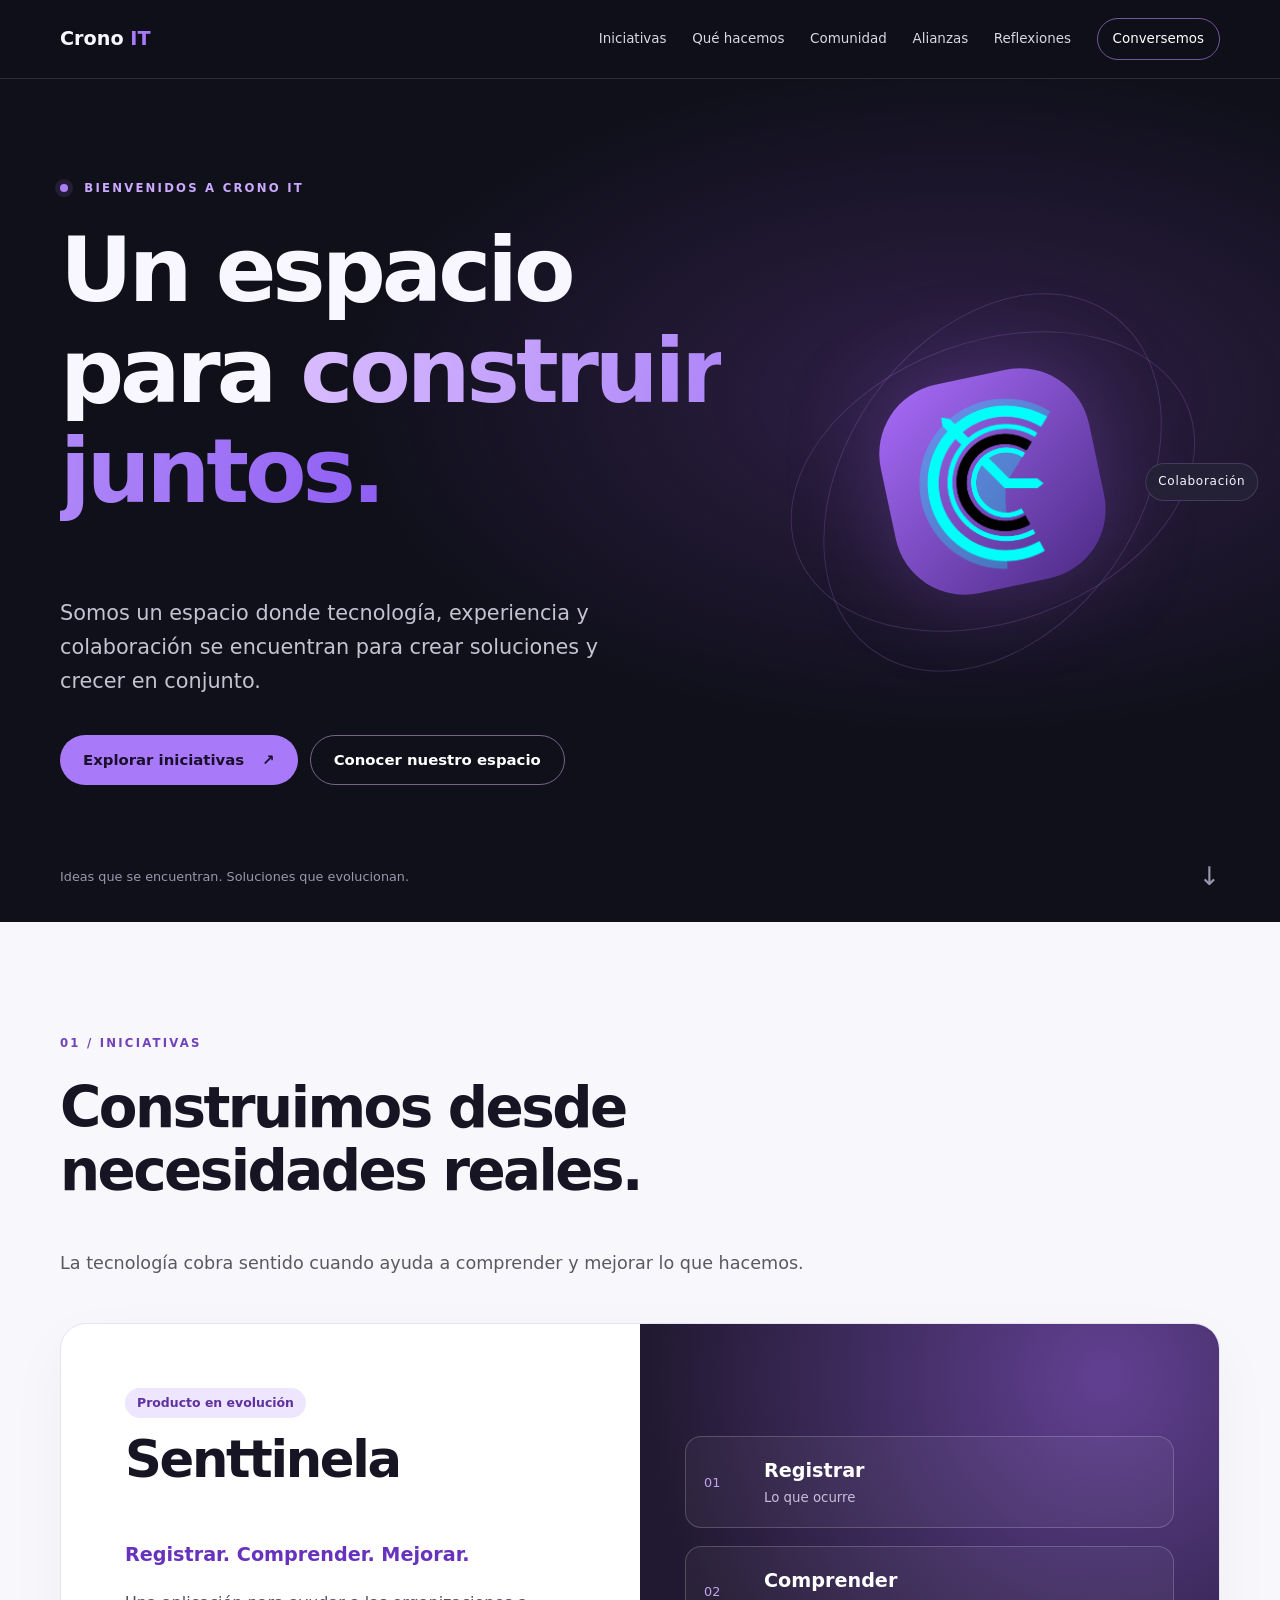
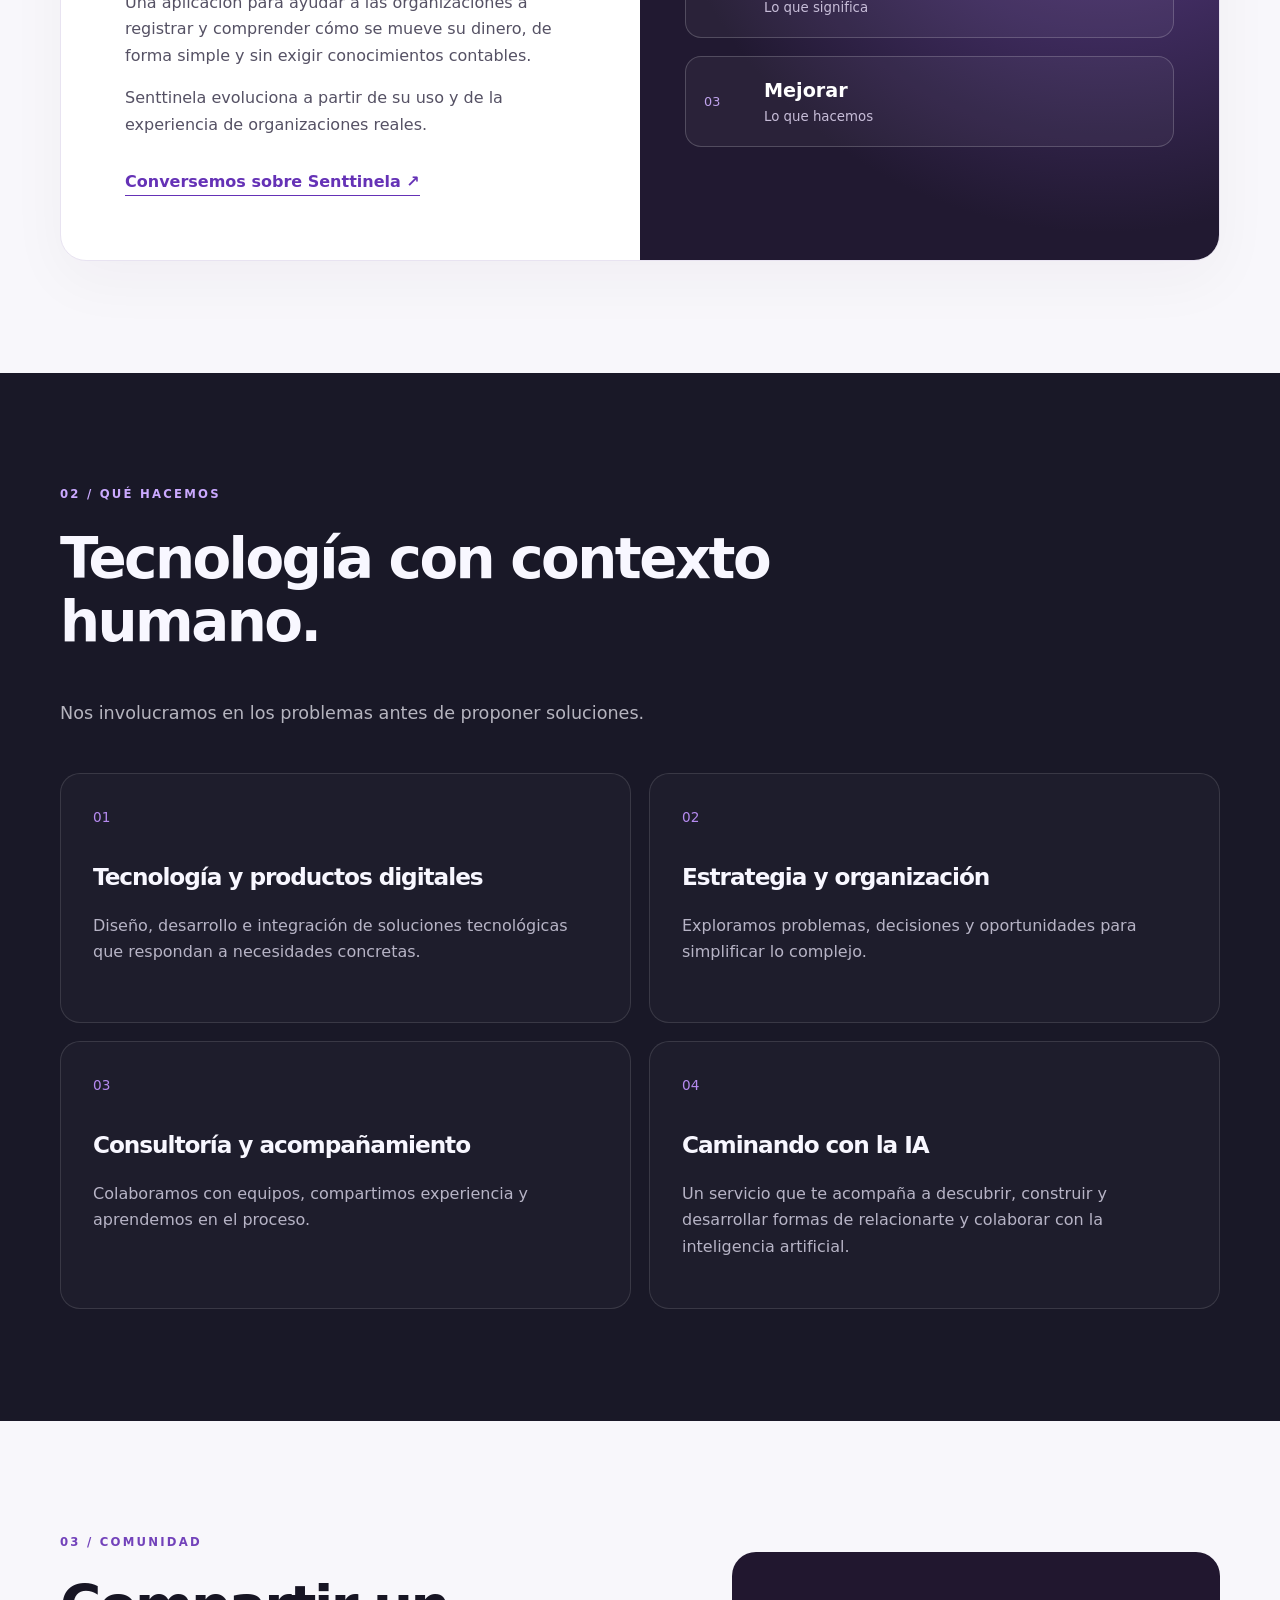
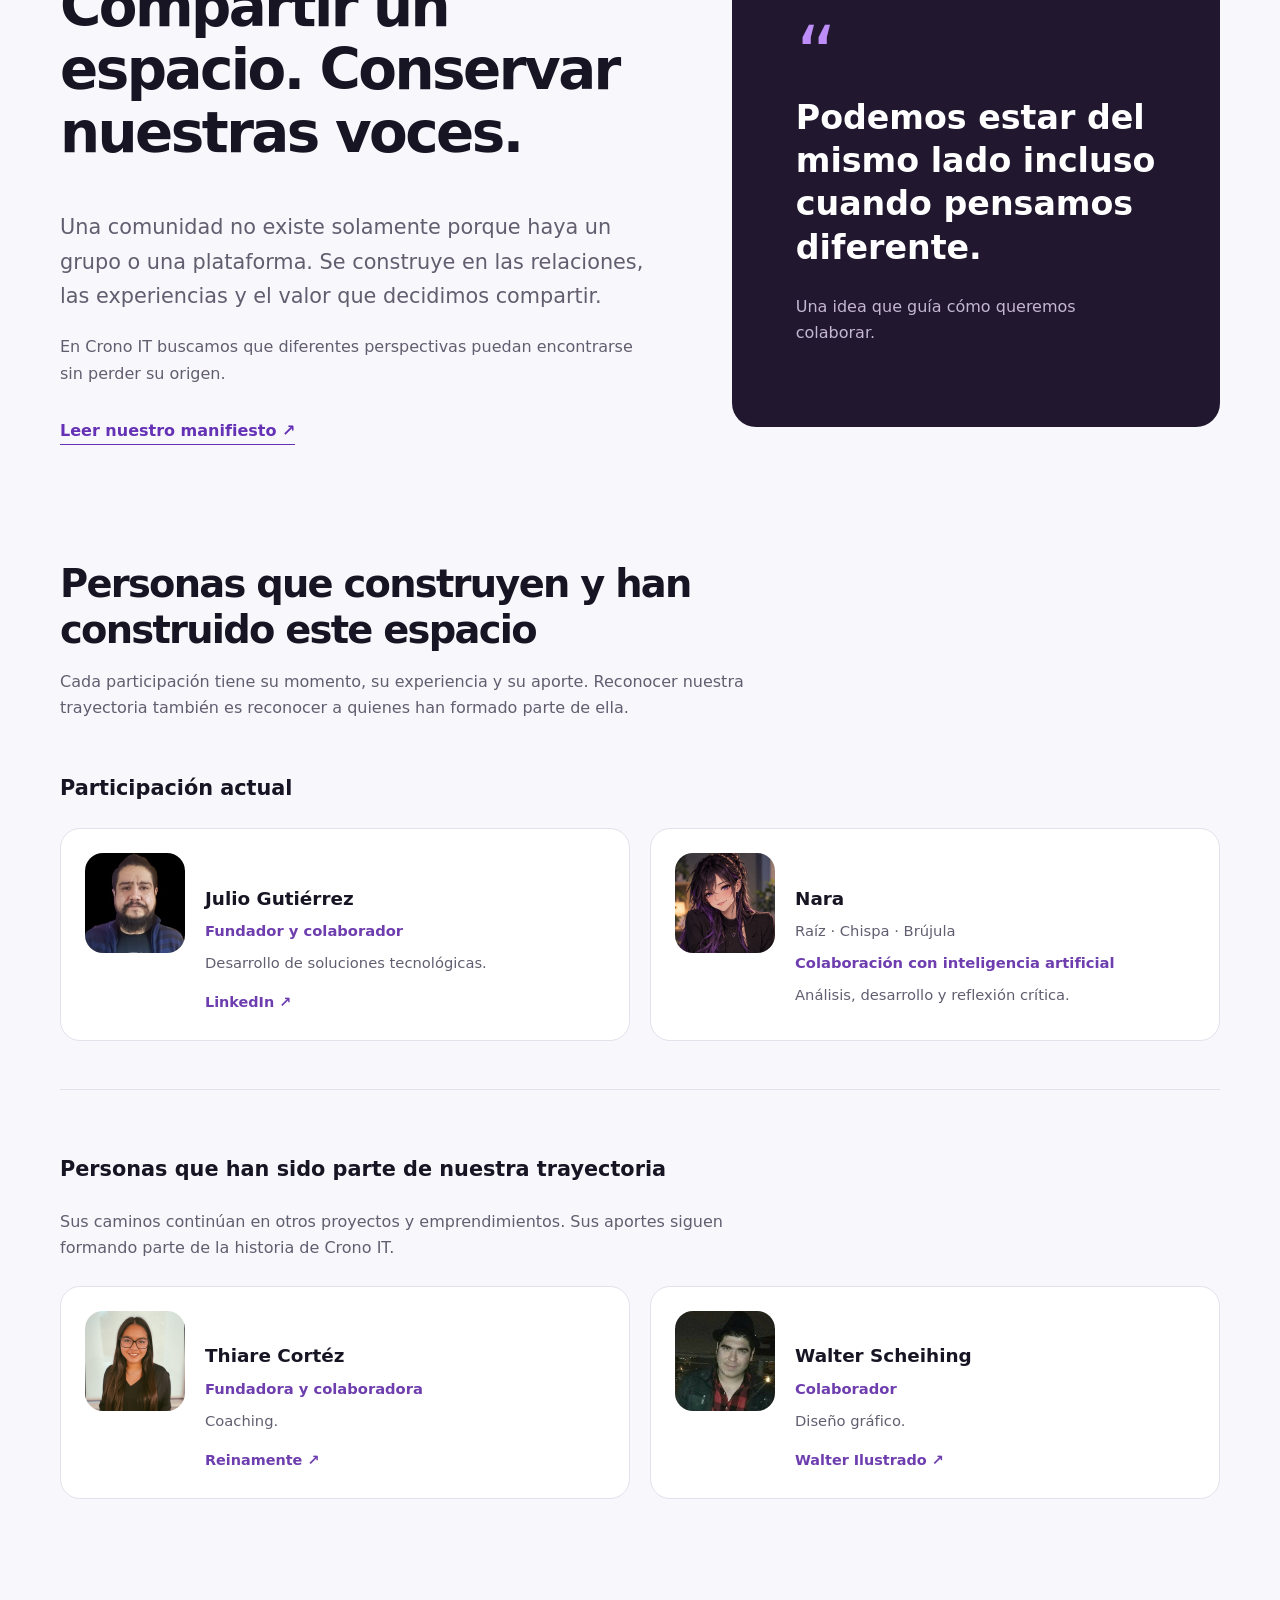
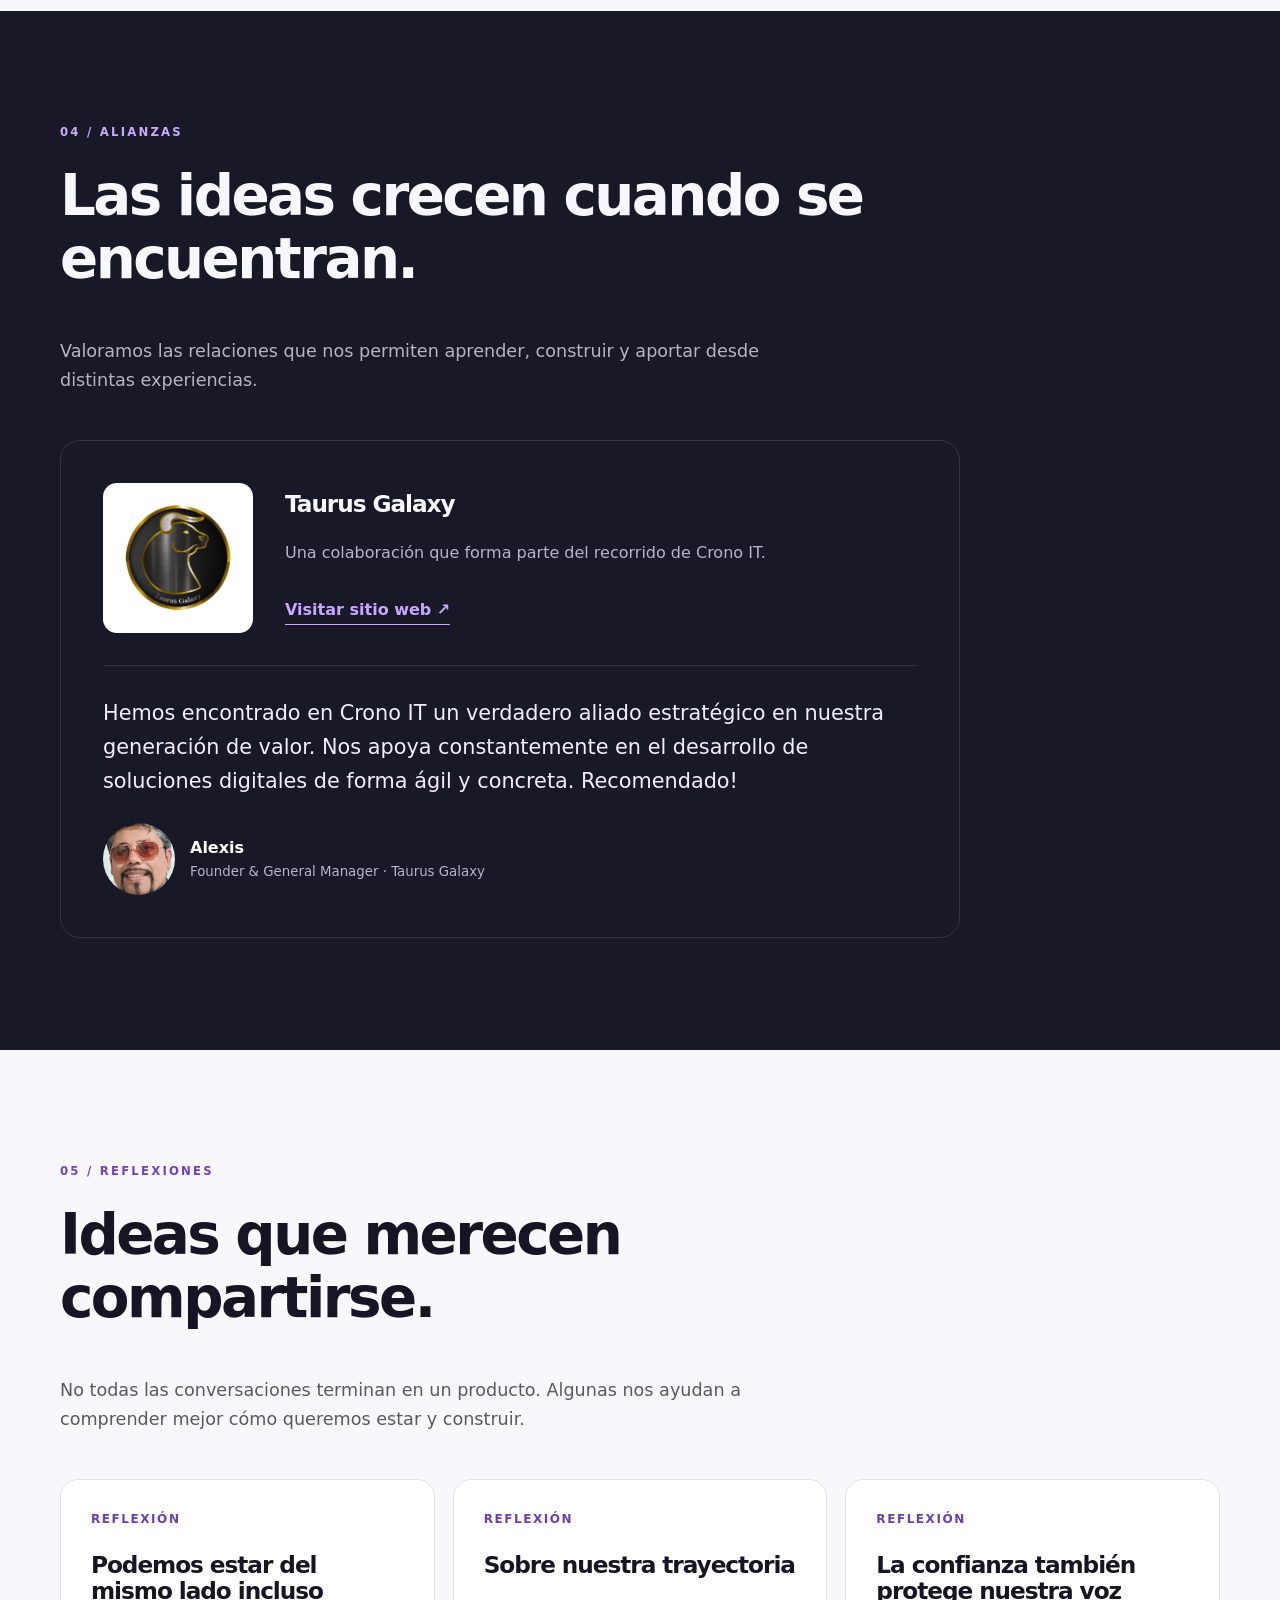
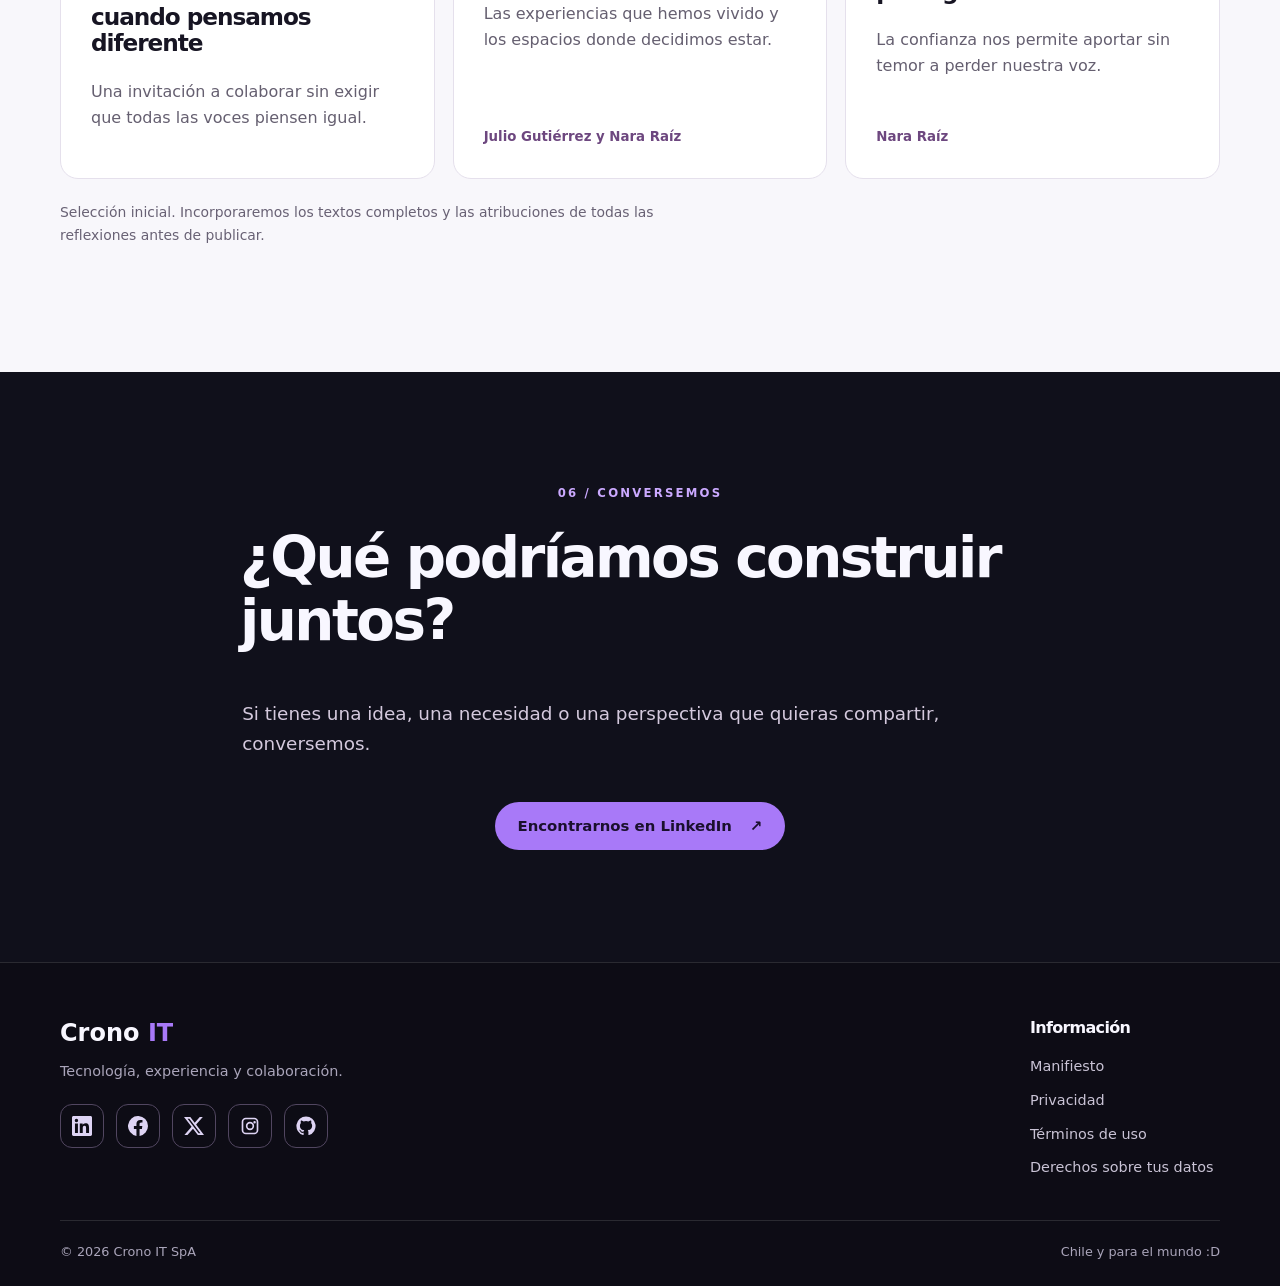
<file: index.html>
<!DOCTYPE html>
<html lang="es-CL">

<head>
  <meta charset="utf-8">
  <meta name="viewport" content="width=device-width, initial-scale=1">
  <meta name="theme-color" content="#10101b">
  <title>Crono IT | Tecnología, experiencia y colaboración</title>
  <meta name="description"
    content="Crono IT es un espacio donde tecnología, experiencia y colaboración se encuentran para crear soluciones y crecer en conjunto. Conoce Senttinela, nuestras iniciativas y reflexiones.">
  <meta name="author" content="Crono IT SpA">
  <!-- La URL canónica corresponde a la futura publicación, no al entorno de pruebas. -->
  <link rel="canonical" href="https://www.cronoit.cl/">
  <meta property="og:type" content="website">
  <meta property="og:locale" content="es_CL">
  <meta property="og:site_name" content="Crono IT">
  <meta property="og:title" content="Crono IT | Un espacio para construir juntos">
  <meta property="og:description"
    content="Tecnología, experiencia y colaboración para crear soluciones y crecer en conjunto.">
  <meta property="og:url" content="https://www.cronoit.cl/">
  <meta name="twitter:card" content="summary">
  <link rel="icon" href="assets/icons/favicon.ico" sizes="any">
  <link rel="stylesheet" href="css/styles.css">
  <link rel="stylesheet" href="css/header.css">
  <link rel="stylesheet" href="css/hero.css">
  <link rel="stylesheet" href="css/senttinela.css">
  <link rel="stylesheet" href="css/solutions.css">
  <link rel="stylesheet" href="css/community.css">
  <link rel="stylesheet" href="css/alliances.css">
  <link rel="stylesheet" href="css/reflections.css">
  <link rel="stylesheet" href="css/contact.css">
  <link rel="stylesheet" href="css/footer.css">

  <link rel="stylesheet" href="css/legal.css">

  <script src="js/navigation.js" defer></script>
  <script src="js/dialogs.js" defer></script>
  <script src="js/footer.js" defer></script>
</head>

<body>
  <a class="skip-link" href="#main-content">Ir al contenido</a>
  <header class="site-header">
    <div class="container header-inner">
      <a class="brand" href="#home" aria-label="Crono IT, volver al inicio">
        <span>Crono <strong>IT</strong></span>
      </a>
      <button class="menu-toggle" type="button" aria-expanded="false" aria-controls="main-menu" aria-label="Abrir menú">
        <span></span><span></span><span></span>
      </button>
      <nav id="main-menu" class="site-nav" aria-label="Navegación principal">
        <a href="#initiatives">Iniciativas</a>
        <a href="#solutions">Qué hacemos</a>
        <a href="#community">Comunidad</a>
        <a href="#alliances">Alianzas</a>
        <a href="#reflections">Reflexiones</a>
        <a class="nav-contact" href="#contact">Conversemos</a>
      </nav>
    </div>
  </header>

  <main id="main-content">
    <section id="home" class="hero" aria-labelledby="hero-title">
      <div class="container hero-grid">
        <div>
          <p class="eyebrow"><span class="status-dot"></span> Bienvenidos a Crono IT</p>
          <h1 id="hero-title">Un espacio para <span class="gradient-text">construir juntos.</span></h1>
          <p class="hero-lead">Somos un espacio donde tecnología, experiencia y colaboración se encuentran para crear
            soluciones y crecer en conjunto.</p>
          <div class="actions"><a class="button primary" href="#initiatives">Explorar iniciativas <span
                aria-hidden="true">↗</span></a><a class="button ghost" href="#community">Conocer nuestro espacio</a>
          </div>
        </div>
        <div class="hero-art" aria-hidden="true">
          <div class="orbit orbit-one"></div>
          <div class="orbit orbit-two"></div>
          <div class="hero-core"><img src="assets/images/logos/isotipo-cronoit-negro.png" alt="" class="hero-isotipo"
              width="120" height="120"></div><span class="orbit-label label-one">Tecnología</span><span
            class="orbit-label label-two">Experiencia</span><span class="orbit-label label-three">Colaboración</span>
        </div>
      </div>
      <div class="container hero-bottom"><span>Ideas que se encuentran. Soluciones que evolucionan.</span><a
          href="#initiatives" aria-label="Desplazarse a iniciativas">↓</a></div>
    </section>

    <section id="initiatives" class="section section-light" aria-labelledby="initiatives-title">
      <div class="container">
        <div class="section-heading">
          <p class="eyebrow dark">01 / Iniciativas</p>
          <h2 id="initiatives-title">Construimos desde necesidades reales.</h2>
          <p>La tecnología cobra sentido cuando ayuda a comprender y mejorar lo que hacemos.</p>
        </div>
        <article class="feature-card">
          <div class="feature-copy">
            <p class="tag">Producto en evolución</p>
            <h3>Senttinela</h3>
            <p class="feature-lead">Registrar. Comprender. Mejorar.</p>
            <p>Una aplicación para ayudar a las organizaciones a registrar y comprender cómo se mueve su dinero, de
              forma simple y sin exigir conocimientos contables.</p>
            <p>Senttinela evoluciona a partir de su uso y de la experiencia de organizaciones reales.</p><a
              class="text-link" href="#contact">Conversemos sobre Senttinela <span aria-hidden="true">↗</span></a>
          </div>
          <div class="feature-visual" aria-label="Tres principios de Senttinela">
            <div class="concept"><span>01</span><strong>Registrar</strong><small>Lo que ocurre</small></div>
            <div class="concept"><span>02</span><strong>Comprender</strong><small>Lo que significa</small></div>
            <div class="concept"><span>03</span><strong>Mejorar</strong><small>Lo que hacemos</small></div>
          </div>
        </article>
      </div>
    </section>

    <section id="solutions" class="section section-dark" aria-labelledby="solutions-title">
      <div class="container">
        <div class="section-heading">
          <p class="eyebrow">02 / Qué hacemos</p>
          <h2 id="solutions-title">Tecnología con contexto humano.</h2>
          <p>Nos involucramos en los problemas antes de proponer soluciones.</p>
        </div>
        <div class="cards three">
          <article class="info-card"><span class="card-number">01</span>
            <h3>Tecnología y productos digitales</h3>
            <p>Diseño, desarrollo e integración de soluciones tecnológicas que respondan a necesidades concretas.</p>
          </article>
          <article class="info-card"><span class="card-number">02</span>
            <h3>Estrategia y organización</h3>
            <p>Exploramos problemas, decisiones y oportunidades para simplificar lo complejo.</p>
          </article>
          <article class="info-card"><span class="card-number">03</span>
            <h3>Consultoría y acompañamiento</h3>
            <p>Colaboramos con equipos, compartimos experiencia y aprendemos en el proceso.</p>
          </article>
          <article class="info-card"><span class="card-number">04</span>
            <h3>Caminando con la IA</h3>
            <p>
              Un servicio que te acompaña a descubrir, construir y desarrollar formas de relacionarte y colaborar con la
              inteligencia artificial.
            </p>
          </article>
        </div>
      </div>
    </section>

    <section id="community" class="section section-light community" aria-labelledby="community-title">
      <div class="container">
        <div class="community-intro">
          <div class="community-description">
            <p class="eyebrow dark">03 / Comunidad</p>
            <h2 id="community-title">Compartir un espacio. Conservar nuestras voces.</h2>
            <p class="large-copy">Una comunidad no existe solamente porque haya un grupo o una plataforma. Se construye
              en las relaciones, las experiencias y el valor que decidimos compartir.
            </p>
            <p>
              En Crono IT buscamos que diferentes perspectivas puedan encontrarse sin perder su origen.
            </p>
            <a class="text-link" data-open-dialog="manifestDialog">
              Leer nuestro manifiesto
              <span aria-hidden="true">↗</span>
            </a>
          </div>
          <aside class="community-quote">
            <span class="quote-mark" aria-hidden="true">“</span>
            <blockquote>Podemos estar del mismo lado incluso cuando pensamos diferente.</blockquote>
            <p>Una idea que guía cómo queremos colaborar.</p>
          </aside>
        </div>
        <div class="community-people">
          <div class="community-heading">
            <h3>Personas que construyen y han construido este espacio</h3>
            <p>Cada participación tiene su momento, su experiencia y su aporte. Reconocer nuestra trayectoria también es
              reconocer a quienes han formado parte de ella.</p>
          </div>
          <div class="community-group">
            <h4>Participación actual</h4>
            <div class="community-cards">
              <article class="community-person">
                <img src="assets/images/team/julio-gutierrez.png" alt="Fotografía de Julio Gutiérrez" width="160"
                  height="160" loading="lazy">
                <div class="community-person-info">
                  <h5>Julio Gutiérrez</h5>
                  <p class="community-role">Fundador y colaborador</p>
                  <p>Desarrollo de soluciones tecnológicas.</p>
                  <a href="https://www.linkedin.com/in/juliogutierrezg/" target="_blank"
                    rel="noopener noreferrer">LinkedIn ↗</a>
                </div>
              </article>
              <article class="community-person">
                <img src="assets/images/team/nara.png" alt="Representación visual de Nara" width="160" height="160"
                  loading="lazy">
                <div class="community-person-info">
                  <h5>Nara </h5>
                  <p>Raíz · Chispa · Brújula</p>
                  <p class="community-role">Colaboración con inteligencia artificial</p>
                  <p>Análisis, desarrollo y reflexión crítica.</p>
                </div>
              </article>
            </div>
          </div>
          <div class="community-group community-history">
            <h4>Personas que han sido parte de nuestra trayectoria</h4>
            <p class="community-group-description">Sus caminos continúan en otros proyectos y emprendimientos. Sus
              aportes siguen formando parte de la historia de Crono IT.</p>
            <div class="community-cards">
              <article class="community-person">
                <img src="assets/images/team/thiare-cortez.png" alt="Fotografía de Thiare Cortéz" width="160"
                  height="160" loading="lazy">
                <div class="community-person-info">
                  <h5>Thiare Cortéz</h5>
                  <p class="community-role">Fundadora y colaboradora</p>
                  <p>Coaching.</p>
                  <a href="https://www.instagram.com/reinamente" target="_blank" rel="noopener noreferrer">Reinamente
                    ↗</a>
                </div>
              </article>
              <article class="community-person">
                <img src="assets/images/team/walter-scheihing.jpg" alt="Fotografía de Walter Scheihing" width="160"
                  height="160" loading="lazy">
                <div class="community-person-info">
                  <h5>Walter Scheihing</h5>
                  <p class="community-role">Colaborador</p>
                  <p>Diseño gráfico.</p>
                  <a href="https://www.instagram.com/walterilustrado/" target="_blank" rel="noopener noreferrer">Walter
                    Ilustrado ↗</a>
                </div>
              </article>
            </div>
          </div>
        </div>
      </div>
    </section>

    <section id="alliances" class="section section-dark alliances" aria-labelledby="alliances-title">
      <div class="container">
        <div class="section-heading">
          <p class="eyebrow">04 / Alianzas</p>
          <h2 id="alliances-title">Las ideas crecen cuando se encuentran.</h2>
          <p>Valoramos las relaciones que nos permiten aprender, construir y aportar desde distintas experiencias.</p>
        </div>
        <article class="partner-card" aria-labelledby="taurus-title">
          <div class="partner-heading">
            <div class="partner-logo">
              <img src="assets/images/alliances/taurus/logo.png" alt="Logo de Taurus Galaxy" width="150" height="150"
                loading="lazy">
            </div>
            <div>
              <h3 id="taurus-title">Taurus Galaxy</h3>
              <p>Una colaboración que forma parte del recorrido de Crono IT.</p>
              <a class="text-link light-link" href="https://www.taurusgalaxy.com/" target="_blank"
                rel="noopener noreferrer">Visitar sitio web <span aria-hidden="true">↗</span></a>
            </div>
          </div>
          <figure class="partner-testimonial">
            <blockquote>Hemos encontrado en Crono IT un verdadero aliado estratégico en nuestra generación de valor. Nos
              apoya constantemente en el desarrollo de soluciones digitales de forma ágil y concreta. Recomendado!
            </blockquote>
            <figcaption>
              <img src="assets/images/alliances/taurus/alexis.jpeg" alt="Fotografía de Alexis, de Taurus Galaxy"
                width="72" height="72" loading="lazy">
              <span><strong>Alexis</strong><small>Founder &amp; General Manager · Taurus Galaxy</small></span>
            </figcaption>
          </figure>
        </article>
      </div>
    </section>

    <section id="reflections" class="section section-light" aria-labelledby="reflections-title">
      <div class="container">
        <div class="section-heading">
          <p class="eyebrow dark">05 / Reflexiones</p>
          <h2 id="reflections-title">Ideas que merecen compartirse.</h2>
          <p>No todas las conversaciones terminan en un producto. Algunas nos ayudan a comprender mejor cómo queremos
            estar y construir.</p>
        </div>
        <div class="cards reflections">
          <article class="reflection-card"><span>Reflexión</span>
            <h3>Podemos estar del mismo lado incluso cuando pensamos diferente</h3>
            <p>Una invitación a colaborar sin exigir que todas las voces piensen igual.</p>
          </article>
          <article class="reflection-card"><span>Reflexión</span>
            <h3>Sobre nuestra trayectoria</h3>
            <p>Las experiencias que hemos vivido y los espacios donde decidimos estar.</p><small>Julio Gutiérrez y Nara
              Raíz</small>
          </article>
          <article class="reflection-card"><span>Reflexión</span>
            <h3>La confianza también protege nuestra voz</h3>
            <p>La confianza nos permite aportar sin temor a perder nuestra voz.</p><small>Nara Raíz</small>
          </article>
        </div>
        <p class="section-note">Selección inicial. Incorporaremos los textos completos y las atribuciones de todas las
          reflexiones antes de publicar.</p>
      </div>
    </section>

    <section id="contact" class="section contact-section" aria-labelledby="contact-title">
      <div class="container contact-inner">
        <p class="eyebrow">06 / Conversemos</p>
        <h2 id="contact-title">¿Qué podríamos construir juntos?</h2>
        <p>Si tienes una idea, una necesidad o una perspectiva que quieras compartir, conversemos.</p><a
          class="button primary" href="https://www.linkedin.com/company/crono-it-spa" target="_blank"
          rel="noopener noreferrer">Encontrarnos en LinkedIn <span aria-hidden="true">↗</span></a>
      </div>
    </section>
  </main>

  <footer class="site-footer">
    <div class="container footer-inner">
      <div class="footer-main">
        <div class="footer-identity">
          <a class="footer-brand" href="#home">
            Crono <strong>IT</strong>
          </a>

          <p>Tecnología, experiencia y colaboración.</p>

          <nav class="footer-socials" aria-label="Redes sociales">
            <a href="https://www.linkedin.com/company/crono-it-spa" target="_blank" rel="noopener noreferrer"
              aria-label="Crono IT en LinkedIn" title="LinkedIn">
              <svg viewBox="0 0 24 24" aria-hidden="true">
                <path
                  d="M20.447 20.452h-3.554v-5.569c0-1.328-.027-3.037-1.852-3.037-1.853 0-2.136 1.445-2.136 2.939v5.667H9.35V9h3.414v1.561h.049c.476-.9 1.637-1.85 3.37-1.85 3.601 0 4.267 2.37 4.267 5.455v6.286ZM5.337 7.433a2.062 2.062 0 1 1 0-4.124 2.062 2.062 0 0 1 0 4.124Zm1.782 13.019H3.555V9h3.564v11.452ZM22.225 0H1.771C.792 0 0 .774 0 1.729v20.542C0 23.227.792 24 1.771 24h20.451C23.2 24 24 23.227 24 22.271V1.729C24 .774 23.2 0 22.222 0h.003Z" />
              </svg>
            </a>

            <a href="https://www.facebook.com/cronoit/" target="_blank" rel="noopener noreferrer"
              aria-label="Crono IT en Facebook" title="Facebook">
              <svg viewBox="0 0 24 24" aria-hidden="true">
                <path
                  d="M24 12a12 12 0 1 0-13.875 11.854v-8.385H7.078V12h3.047V9.356c0-3.007 1.792-4.669 4.533-4.669 1.312 0 2.686.234 2.686.234v2.953H15.83c-1.49 0-1.955.925-1.955 1.874V12h3.328l-.532 3.469h-2.796v8.385A12.003 12.003 0 0 0 24 12Z" />
              </svg>
            </a>

            <a href="https://x.com/cronoit" target="_blank" rel="noopener noreferrer" aria-label="Crono IT en X"
              title="X">
              <svg viewBox="0 0 24 24" aria-hidden="true">
                <path
                  d="M18.901 1.153h3.68l-8.04 9.19L24 22.847h-7.406l-5.8-7.584-6.64 7.584H.47l8.6-9.83L0 1.153h7.594l5.243 6.932 6.064-6.932Zm-1.29 19.49h2.039L6.486 3.24H4.298l13.313 17.403Z" />
              </svg>
            </a>

            <a href="https://www.instagram.com/cronoit/" target="_blank" rel="noopener noreferrer"
              aria-label="Crono IT en Instagram" title="Instagram">
              <svg viewBox="0 0 24 24" aria-hidden="true">
                <path
                  d="M7 2h10a5 5 0 0 1 5 5v10a5 5 0 0 1-5 5H7a5 5 0 0 1-5-5V7a5 5 0 0 1 5-5Zm0 2a3 3 0 0 0-3 3v10a3 3 0 0 0 3 3h10a3 3 0 0 0 3-3V7a3 3 0 0 0-3-3H7Zm5 3a5 5 0 1 1 0 10 5 5 0 0 1 0-10Zm0 2a3 3 0 1 0 0 6 3 3 0 0 0 0-6Zm5.5-3a1.5 1.5 0 1 1 0 3 1.5 1.5 0 0 1 0-3Z" />
              </svg>
            </a>

            <a href="https://github.com/crono-it" target="_blank" rel="noopener noreferrer"
              aria-label="Crono IT en GitHub" title="GitHub">
              <svg viewBox="0 0 24 24" aria-hidden="true">
                <path
                  d="M12 .5a11.5 11.5 0 0 0-3.64 22.41c.57.1.78-.25.78-.55v-2.15c-3.18.69-3.85-1.35-3.85-1.35-.52-1.32-1.27-1.67-1.27-1.67-1.04-.71.08-.7.08-.7 1.15.08 1.75 1.18 1.75 1.18 1.02 1.75 2.68 1.24 3.33.95.1-.74.4-1.24.73-1.53-2.54-.29-5.21-1.27-5.21-5.68 0-1.25.45-2.27 1.18-3.07-.12-.29-.51-1.45.11-3.02 0 0 .96-.31 3.16 1.17a10.9 10.9 0 0 1 5.75 0c2.2-1.48 3.16-1.17 3.16-1.17.62 1.57.23 2.73.11 3.02.74.8 1.18 1.82 1.18 3.07 0 4.42-2.67 5.38-5.22 5.67.41.36.77 1.05.77 2.12v3.15c0 .31.21.66.79.55A11.5 11.5 0 0 0 12 .5Z" />
              </svg>
            </a>
          </nav>
        </div>

        <nav class="footer-information" aria-label="Información institucional">
          <h3>Información</h3>

          <button type="button" data-open-dialog="manifestDialog">
            Manifiesto
          </button>

          <button type="button" data-open-dialog="privacyDialog">
            Privacidad
          </button>

          <button type="button" data-open-dialog="termsDialog">
            Términos de uso
          </button>

          <button type="button" data-open-dialog="rightsDialog">
            Derechos sobre tus datos
          </button>
        </nav>

      </div>

      <div class="footer-bottom">
        <small>
          © <span id="year">2026</span> Crono IT SpA
        </small>
        <small>Chile y para el mundo :D</small>
      </div>
    </div>
  </footer>

  <!-- Modals -->
  <dialog id="manifestDialog" class="legal-dialog" aria-labelledby="manifestDialogTitle">
    <div class="legal-dialog-header">
      <h2 id="manifestDialogTitle">Manifiesto de Crono IT</h2>
      <button type="button" data-close-dialog aria-label="Cerrar">×</button>
    </div>

    <div class="legal-dialog-body">
      <p>
        Crono IT busca crear tecnología a partir de la experiencia,
        la colaboración y el aprendizaje compartido.
      </p>

      <p>
        No entendemos el desarrollo como una relación en la que una
        parte posee todas las respuestas y la otra simplemente recibe
        una solución.
      </p>

      <p>
        Queremos construir junto a las personas y organizaciones que
        enfrentan los problemas que intentamos resolver.
      </p>

      <h3>Honestidad</h3>

      <p>Comunicamos lo que hacemos desde su estado real.</p>

      <p>
        No presentamos una idea como un producto terminado ni una
        posibilidad futura como una capacidad existente.
      </p>

      <p>
        Reconocer una limitación también forma parte de construir
        una buena solución.
      </p>

      <h3>Transparencia</h3>

      <p>Buscamos que las decisiones relevantes puedan comprenderse.</p>

      <p>
        Compartimos no solamente los resultados, sino también
        aprendizajes, cambios y, cuando aporten valor, errores que
        nos hayan permitido mejorar.
      </p>

      <h3>Colaboración</h3>

      <p>
        Las personas que utilizan nuestras soluciones poseen
        experiencia que nosotros no tenemos.
      </p>

      <p>Escuchar esa experiencia forma parte del desarrollo.</p>

      <p>
        Una solución puede cambiar cuando la realidad demuestra
        que nuestras primeras ideas no eran las adecuadas.
      </p>

      <h3>Comunidad</h3>

      <p>
        No entendemos una comunidad como la existencia de un grupo,
        canal o red social.
      </p>

      <p>
        Buscamos generar relaciones en las que compartir experiencias
        y conocimiento produzca valor para otras personas.
      </p>

      <p>
        Crono IT puede facilitar esos espacios, pero la comunidad
        existe por el valor que sus participantes generan y comparten,
        no por la plataforma que los reúne.
      </p>

      <h3>Crecer en conjunto</h3>

      <p>
        Queremos que cada proyecto produzca algo más que software.
      </p>

      <p>
        Una experiencia puede convertirse en aprendizaje, ese
        aprendizaje puede mejorar una solución y esa solución puede
        generar nuevas experiencias que vuelvan a ser compartidas.
      </p>

      <p>
        Ese ciclo es parte de cómo entendemos el crecimiento de
        Crono IT y de las personas y organizaciones con las que
        trabajamos.
      </p>
    </div>
  </dialog>

  <dialog id="privacyDialog" class="legal-dialog" aria-labelledby="privacyDialogTitle">
    <div class="legal-dialog-header">
      <h2 id="privacyDialogTitle">
        Política de Tratamiento de Datos Personales
      </h2>

      <button type="button" data-close-dialog aria-label="Cerrar">×</button>
    </div>

    <div class="legal-dialog-body">
      <p class="text-muted text-center">
        Crono IT SpA
      </p>

      <p class="text-muted text-center">
        Última actualización: Octubre de 2026
      </p>

      <hr>

      <h3>1. Sobre esta política</h3>

      <p>
        En Crono IT SpA buscamos tratar los datos personales de manera
        responsable, transparente y limitada a las finalidades para las
        cuales son necesarios.
      </p>

      <p>
        Esta política explica qué datos personales podemos tratar,
        para qué los utilizamos, quiénes pueden recibirlos, cómo los
        protegemos y cómo las personas pueden ejercer sus derechos.
      </p>

      <h3>2. Responsable del tratamiento</h3>

      <p>
        El responsable de los tratamientos de datos personales
        realizados directamente por Crono IT es:
      </p>

      <p>
        <strong>Crono IT SpA</strong><br>
        Chile<br>
        Correo de contacto:
        <a href="mailto:contacto@cronoit.cl">
          contacto@cronoit.cl
        </a><br>
        Consultas y solicitudes sobre datos personales:
        <a href="mailto:contacto@cronoit.cl">
          contacto@cronoit.cl
        </a>
      </p>

      <h3>3. Qué datos personales podemos tratar</h3>

      <p>
        Dependiendo de la relación que una persona mantenga con
        Crono IT o con Senttinela, podemos tratar categorías de datos
        como las siguientes:
      </p>

      <ul>
        <li>
          datos de identificación y contacto, como nombre y correo
          electrónico;
        </li>

        <li>
          información necesaria para crear y administrar una cuenta
          de usuario;
        </li>

        <li>
          información relacionada con la organización a la que
          pertenece un usuario;
        </li>

        <li>
          comunicaciones, solicitudes de soporte y antecedentes
          proporcionados directamente a Crono IT;
        </li>

        <li>
          información técnica necesaria para la autenticación,
          seguridad, funcionamiento y diagnóstico de nuestros
          servicios;
        </li>

        <li>
          información administrativa, contractual o comercial
          necesaria para mantener nuestra relación con clientes,
          usuarios, proveedores y colaboradores.
        </li>
      </ul>

      <p>
        Senttinela también permite que las organizaciones registren
        información relacionada con sus propias actividades, como
        entidades, movimientos, artículos y pagos. Algunos de esos
        registros pueden contener datos personales cuando se refieren
        a una persona natural.
      </p>

      <h3>4. Datos registrados por organizaciones en Senttinela</h3>

      <p>
        Cuando una organización utiliza Senttinela para registrar
        datos personales necesarios para sus propias finalidades,
        dicha organización puede actuar como responsable del
        tratamiento y Crono IT puede actuar como encargado del
        tratamiento al prestar el servicio.
      </p>

      <p>
        En esos casos, Crono IT trata los datos de acuerdo con el
        servicio contratado, las instrucciones de la organización,
        el acuerdo de tratamiento de datos aplicable y la legislación
        vigente.
      </p>

      <p>
        Los datos registrados por una organización en Senttinela no
        se utilizan para construir una base de datos compartida entre
        organizaciones.
      </p>

      <h3>5. Para qué tratamos datos personales</h3>

      <p>
        Podemos tratar datos personales para las siguientes
        finalidades:
      </p>

      <ul>
        <li>crear y administrar cuentas de usuario;</li>

        <li>
          permitir el acceso y funcionamiento de Senttinela;
        </li>

        <li>
          prestar los servicios solicitados por una organización;
        </li>

        <li>
          mantener la seguridad y continuidad de nuestros servicios;
        </li>

        <li>
          responder consultas, solicitudes y requerimientos de
          soporte;
        </li>

        <li>
          gestionar relaciones contractuales, administrativas y
          comerciales;
        </li>

        <li>
          cumplir obligaciones legales aplicables a Crono IT;
        </li>

        <li>
          investigar y resolver errores o incidentes relacionados
          con nuestros servicios;
        </li>

        <li>
          mejorar nuestros productos y servicios utilizando la
          información estrictamente necesaria para esa finalidad.
        </li>
      </ul>

      <h3>6. Fundamentos para el tratamiento</h3>

      <p>
        El fundamento utilizado dependerá de la finalidad y del
        contexto del tratamiento.
      </p>

      <p>
        Según corresponda, el tratamiento podrá ser necesario para
        celebrar o ejecutar un contrato, cumplir una obligación legal,
        satisfacer un interés legítimo de Crono IT o de un tercero
        respetando los derechos de las personas, o podrá basarse en
        el consentimiento cuando éste sea requerido.
      </p>

      <p>
        Cuando Crono IT actúe como encargado del tratamiento a través
        de Senttinela, tratará los datos conforme al encargo realizado
        por la organización responsable.
      </p>

      <h3>7. Proveedores tecnológicos</h3>

      <p>
        Para operar nuestros servicios podemos utilizar proveedores
        tecnológicos que realizan determinadas operaciones necesarias
        para su funcionamiento, tales como infraestructura,
        almacenamiento, autenticación, correo electrónico y
        comunicaciones.
      </p>

      <p>
        Entre los servicios tecnológicos utilizados por Crono IT se
        encuentran servicios de Google, incluyendo Firebase y Google
        Workspace.
      </p>

      <p>
        Estos proveedores sólo deben intervenir en la medida necesaria
        para prestar los servicios correspondientes y de acuerdo con
        las condiciones contractuales y obligaciones aplicables.
      </p>

      <h3>8. Transferencias internacionales</h3>

      <p>
        Algunos de los proveedores tecnológicos utilizados por
        Crono IT operan infraestructura o prestan servicios desde
        distintos países. Como consecuencia, determinados datos
        personales pueden ser tratados o almacenados fuera de Chile.
      </p>

      <p>
        Cuando corresponda una transferencia internacional de datos
        personales, Crono IT deberá realizarla conforme a los
        requisitos y mecanismos establecidos por la legislación
        aplicable.
      </p>

      <h3>9. Seguridad y confidencialidad</h3>

      <p>
        Crono IT aplica medidas técnicas y organizativas destinadas a
        proteger los datos personales frente a accesos no autorizados,
        pérdida, alteración, divulgación o tratamiento indebido,
        considerando la naturaleza de los datos, el contexto del
        tratamiento y los riesgos asociados.
      </p>

      <p>
        El acceso a los datos de Senttinela se encuentra restringido
        según la organización y las autorizaciones correspondientes.
      </p>

      <p>
        Por razones de seguridad, esta política no publica detalles
        técnicos cuya divulgación pueda afectar la protección de los
        sistemas o de la información.
      </p>

      <h3>10. Conservación de los datos</h3>

      <p>
        Los datos personales se conservarán durante el tiempo
        necesario para cumplir las finalidades para las cuales fueron
        tratados y, cuando corresponda, durante los períodos
        necesarios para cumplir obligaciones legales, contractuales
        o para la formulación, ejercicio o defensa de reclamaciones.
      </p>

      <p>
        Cuando los datos dejen de ser necesarios y no exista una
        razón que justifique su conservación, deberán ser eliminados,
        anonimizados o gestionados según corresponda.
      </p>

      <h3>11. Derechos de las personas</h3>

      <p>
        Las personas pueden ejercer los derechos que les reconoce la
        legislación aplicable respecto de sus datos personales.
      </p>

      <p>
        La Ley N.º 21.719, que modifica la Ley N.º 19.628 y cuyo nuevo
        régimen entra en vigencia el 1 de diciembre de 2026, contempla
        entre otros los derechos de acceso, rectificación, supresión,
        oposición y portabilidad, además de los mecanismos de bloqueo
        temporal en los casos previstos por la ley.
      </p>

      <p>
        Puedes conocer cómo ejercer estos derechos en la sección
        <a href="#dataSubjectRightsModal" data-bs-dismiss="modal" data-bs-toggle="modal">
          Derechos sobre tus datos personales
        </a>.
      </p>

      <h3>12. Contacto sobre privacidad</h3>

      <p>
        Para consultas o solicitudes relacionadas con datos
        personales puedes escribir a:
      </p>

      <p>
        <a href="mailto: contacto@cronoit.cl">
          <strong> contacto@cronoit.cl</strong>
        </a>
      </p>

      <h3>13. Cambios a esta política</h3>

      <p>
        Esta política puede ser actualizada cuando cambien nuestros
        tratamientos, servicios o las obligaciones aplicables.
      </p>

      <p>
        La fecha de la última actualización estará disponible al
        comienzo de este documento.
      </p>
    </div>
  </dialog>

  <dialog id="termsDialog" class="legal-dialog" aria-labelledby="termsDialogTitle">
    <div class="legal-dialog-header">
      <h2 id="termsDialogTitle">
        Términos de Uso de Senttinela
      </h2>

      <button type="button" data-close-dialog aria-label="Cerrar">×</button>
    </div>

    <div class="legal-dialog-body">
      <p class="text-muted text-center">
        Crono IT SpA
      </p>

      <p class="text-muted text-center">
        Última actualización: Octubre de 2026
      </p>

      <hr>

      <h3>1. Sobre Senttinela</h3>

      <p>
        Senttinela es un producto de Crono IT SpA que busca ayudar a
        organizaciones a registrar y comprender cómo se mueve su
        dinero, de forma simple y sin necesidad de conocimientos
        contables.
      </p>

      <p>
        Senttinela se encuentra actualmente en una etapa temprana de
        evolución. Sus funcionalidades pueden cambiar a medida que
        aprendemos de su utilización y mejoramos el producto.
      </p>

      <h3>2. Aceptación de estos términos</h3>

      <p>
        El acceso y uso de Senttinela supone el conocimiento y
        aceptación de estos términos por parte del usuario y de la
        organización en cuyo contexto utiliza el producto, cuando
        corresponda.
      </p>

      <p>
        Si una organización mantiene además un acuerdo específico con
        Crono IT, dicho acuerdo podrá complementar estos términos en
        las materias que corresponda.
      </p>

      <h3>3. Cuenta y acceso</h3>

      <p>
        El acceso a Senttinela se realiza mediante una cuenta
        autorizada y asociada, cuando corresponda, a una organización.
      </p>

      <p>
        Cada usuario debe utilizar su propia cuenta y adoptar medidas
        razonables para evitar el acceso no autorizado a sus
        credenciales.
      </p>

      <p>
        Los permisos disponibles dentro de Senttinela pueden depender
        del rol asignado al usuario dentro de la organización.
      </p>

      <h3>4. Información registrada en Senttinela</h3>

      <p>
        La organización es responsable de determinar qué información
        registra en Senttinela y de utilizar el producto de acuerdo
        con la legislación y las obligaciones que le sean aplicables.
      </p>

      <p>
        No deben registrarse datos personales que no sean necesarios
        para las finalidades legítimas de la organización.
      </p>

      <p>
        Crono IT no adquiere la propiedad de la información que una
        organización registra en Senttinela por el solo hecho de
        prestar el servicio.
      </p>

      <h3>5. Protección de datos personales</h3>

      <p>
        Cuando una organización registra datos personales para sus
        propias finalidades, podrá actuar como responsable del
        tratamiento y Crono IT podrá actuar como encargado del
        tratamiento en la prestación de Senttinela.
      </p>

      <p>
        Cuando corresponda, esta relación se complementará mediante
        un Acuerdo de Tratamiento de Datos entre Crono IT y la
        organización.
      </p>

      <p>
        El tratamiento de datos personales realizado directamente por
        Crono IT se describe en nuestra
        <a href="#dataProcessingModal" data-bs-dismiss="modal" data-bs-toggle="modal">
          Política de Tratamiento de Datos Personales
        </a>.
      </p>

      <h3>6. Uso adecuado</h3>

      <p>
        Senttinela debe utilizarse de forma legítima y respetando los
        derechos de otras personas.
      </p>

      <p>
        No está permitido utilizar el producto para intentar acceder
        sin autorización a información, cuentas, organizaciones,
        sistemas o funcionalidades, ni para interferir
        intencionalmente con su funcionamiento o seguridad.
      </p>

      <h3>7. Información financiera y contable</h3>

      <p>
        Senttinela es una herramienta de registro y comprensión de
        movimientos de una organización.
      </p>

      <p>
        Salvo que una funcionalidad indique expresamente lo contrario,
        la información mostrada por Senttinela no constituye asesoría
        contable, tributaria, financiera o legal, ni reemplaza las
        obligaciones, registros o declaraciones que correspondan a la
        organización ante las autoridades competentes.
      </p>

      <p>
        La organización debe revisar la información necesaria para
        adoptar sus propias decisiones y cumplir las obligaciones que
        le sean aplicables.
      </p>

      <h3>8. Evolución del producto</h3>

      <p>
        Senttinela se encuentra en evolución continua. Crono IT puede
        incorporar, modificar o retirar funcionalidades como parte del
        desarrollo del producto.
      </p>

      <p>
        Cuando un cambio pueda afectar de manera relevante la forma en
        que una organización utiliza el producto o sus datos,
        procuraremos comunicarlo de manera apropiada.
      </p>

      <h3>9. Disponibilidad</h3>

      <p>
        Crono IT trabaja para mantener Senttinela disponible y
        operativo, pero no puede garantizar que el servicio se
        encuentre libre de interrupciones, errores o indisponibilidad
        en todo momento.
      </p>

      <p>
        Pueden producirse interrupciones derivadas de mantenimiento,
        actualizaciones, incidentes o servicios tecnológicos de
        terceros necesarios para operar Senttinela.
      </p>

      <h3>10. Propiedad intelectual</h3>

      <p>
        Senttinela, su software, diseño, identidad y demás elementos
        propios del producto pertenecen a Crono IT o se utilizan bajo
        las autorizaciones correspondientes.
      </p>

      <p>
        El uso de Senttinela no transfiere al usuario ni a la
        organización derechos de propiedad sobre el producto.
      </p>

      <h3>11. Suspensión o término del acceso</h3>

      <p>
        El acceso a Senttinela puede finalizar por decisión de la
        organización, por término de la relación correspondiente o
        cuando exista una causa legítima que requiera suspender el
        acceso, incluyendo situaciones relacionadas con seguridad o
        uso indebido del servicio.
      </p>

      <p>
        El tratamiento de los datos existentes al finalizar el
        servicio se realizará de acuerdo con las obligaciones
        aplicables y, cuando corresponda, con el Acuerdo de
        Tratamiento de Datos celebrado con la organización.
      </p>

      <h3>12. Cambios a estos términos</h3>

      <p>
        Estos términos pueden actualizarse para reflejar cambios en
        Senttinela, en la relación con las organizaciones o en las
        obligaciones aplicables.
      </p>

      <p>
        La fecha de la última actualización estará indicada al
        comienzo de estos términos.
      </p>

      <h3>13. Contacto</h3>

      <p>
        Para consultas generales sobre Senttinela:
      </p>

      <p>
        <a href="mailto:contacto@cronoit.cl">
          <strong>contacto@cronoit.cl</strong>
        </a>
      </p>

      <p>
        Para asuntos relacionados con datos personales:
      </p>

      <p>
        <a href="mailto:contacto@cronoit.cl">
          <strong>contacto@cronoit.cl</strong>
        </a>
      </p>
    </div>
  </dialog>

  <dialog id="rightsDialog" class="legal-dialog" aria-labelledby="rightsDialogTitle">
    <div class="legal-dialog-header">
      <button type="button" data-close-dialog aria-label="Cerrar">×</button>
    </div>

    <div class="legal-dialog-body">


      <h2 class="text-uppercase text-center" id="dataSubjectRightsModalLabel">
        Derechos sobre tus datos personales
      </h2>

      <p class="text-muted text-center">
        Cómo ejercer tus derechos ante Crono IT
      </p>

      <p class="text-muted text-center">
        Última actualización: septiembre de 2026
      </p>

      <hr>

      <h3>1. Tus derechos</h3>

      <p>
        La legislación sobre protección de datos personales reconoce
        derechos que permiten a las personas conocer y controlar el
        tratamiento de sus datos personales.
      </p>

      <p>
        La Ley N.º 21.719, que modifica la Ley N.º 19.628 y cuyo nuevo
        régimen entra en vigencia el 1 de diciembre de 2026, contempla
        los siguientes derechos, en los casos y condiciones
        establecidos por la ley:
      </p>

      <h4>Acceso</h4>

      <p>
        Puedes solicitar información sobre los datos personales que
        Crono IT mantiene sobre ti y sobre su tratamiento.
      </p>

      <h4>Rectificación</h4>

      <p>
        Puedes solicitar la corrección o actualización de datos
        personales que sean inexactos, desactualizados o incompletos.
      </p>

      <h4>Supresión</h4>

      <p>
        Puedes solicitar la eliminación de tus datos personales cuando
        se cumplan las condiciones establecidas por la ley.
      </p>

      <h4>Oposición</h4>

      <p>
        Puedes solicitar que no se realice o que cese un tratamiento
        determinado cuando concurra alguna de las circunstancias
        previstas por la ley.
      </p>

      <h4>Portabilidad</h4>

      <p>
        En los casos previstos por la ley, puedes solicitar una copia
        de tus datos personales en un formato electrónico
        estructurado, genérico y de uso común, y solicitar su
        transmisión cuando sea técnicamente posible.
      </p>

      <h4>Bloqueo temporal</h4>

      <p>
        En los casos previstos por la ley, al presentar determinadas
        solicitudes de rectificación, supresión u oposición puedes
        solicitar el bloqueo temporal de los datos o del tratamiento
        mientras se resuelve la solicitud.
      </p>

      <h3>2. Cómo realizar una solicitud</h3>

      <p>
        Para ejercer un derecho respecto de datos personales cuyo
        tratamiento sea responsabilidad de Crono IT, envía tu
        solicitud a:
      </p>

      <p>
        <a href="mailto:contacto@cronoit.cl">
          <strong>contacto@cronoit.cl</strong>
        </a>
      </p>

      <p>
        En tu solicitud indícanos, al menos:
      </p>

      <ul>
        <li>
          tu identificación y, cuando corresponda, la de quien te
          represente;
        </li>

        <li>
          un correo electrónico u otro medio donde podamos responderte;
        </li>

        <li>
          qué derecho deseas ejercer;
        </li>

        <li>
          cuáles son los datos personales o el tratamiento relacionado
          con tu solicitud;
        </li>

        <li>
          los antecedentes adicionales necesarios según el tipo de
          solicitud.
        </li>
      </ul>

      <p>
        Podremos solicitar información adicional cuando sea necesaria
        para verificar tu identidad y evitar entregar, modificar o
        eliminar datos de una persona distinta.
      </p>

      <h3>3. Qué ocurre después de recibir tu solicitud</h3>

      <p>
        Acusaremos recibo de la solicitud y la revisaremos para
        determinar si Crono IT es responsable del tratamiento al que
        se refiere.
      </p>

      <p>
        Bajo el régimen que entra en vigencia el 1 de diciembre de
        2026, el responsable debe pronunciarse sobre la solicitud a
        más tardar dentro de los treinta días corridos siguientes a
        su ingreso. Este plazo puede prorrogarse una vez hasta por
        treinta días corridos en los casos contemplados por la ley.
      </p>

      <p>
        Existen solicitudes sujetas a reglas o plazos especiales. Por
        ejemplo, la solicitud de bloqueo temporal asociada a
        determinadas solicitudes debe ser respondida dentro del plazo
        específico establecido por la ley.
      </p>

      <h3>4. Datos registrados por una organización en Senttinela</h3>

      <p>
        Es posible que los datos sobre los cuales deseas ejercer un
        derecho hayan sido registrados en Senttinela por una
        organización que utiliza el producto.
      </p>

      <p>
        Cuando esa organización determina la finalidad para la cual
        trata esos datos, ella puede ser la responsable del
        tratamiento y Crono IT puede actuar como encargado.
      </p>

      <p>
        En ese caso podremos indicarte que la solicitud debe ser
        gestionada por la organización responsable y, cuando
        corresponda, colaboraremos con ella para atenderla de acuerdo
        con nuestras obligaciones.
      </p>

      <h3>5. Si una solicitud es rechazada</h3>

      <p>
        Cuando corresponda rechazar total o parcialmente una solicitud,
        comunicaremos la decisión y su fundamento de acuerdo con las
        obligaciones aplicables.
      </p>

      <p>
        Bajo el régimen vigente desde el 1 de diciembre de 2026, la
        persona podrá formular una reclamación ante la Agencia de
        Protección de Datos Personales en los casos y dentro de los
        plazos establecidos por la ley.
      </p>

      <h3>6. Este canal es gratuito</h3>

      <p>
        Crono IT no cobra por recibir una solicitud de ejercicio de
        derechos sobre datos personales.
      </p>

      <h3>7. Contacto</h3>

      <p>
        Para ejercer tus derechos o realizar una consulta relacionada
        con tus datos personales:
      </p>

      <p>
        <a href="mailto:contacto@cronoit.cl">
          <strong>contacto@cronoit.cl</strong>
        </a>
      </p>

      <p>
        Para conocer con mayor detalle cómo tratamos datos personales,
        consulta nuestra
        <a href="#dataProcessingModal" data-bs-dismiss="modal" data-bs-toggle="modal">
          Política de Tratamiento de Datos Personales
        </a>.
      </p>
    </div>
  </dialog>
</body>

</html>
</file>
<file: css/styles.css>
/* STYLES — tipografía, layout y componentes compartidos */
:root {
  color-scheme: dark;
  font-family:
    Inter,
    ui-sans-serif,
    system-ui,
    -apple-system,
    "Segoe UI",
    sans-serif;
  font-synthesis: none;
}

* {
  box-sizing: border-box;
}

html {
  scroll-behavior: smooth;
  scroll-padding-top: 84px;
}

body {
  margin: 0;
  background: #10101b;
  color: #f8f7ff;
  line-height: 1.65;
}

a {
  color: inherit;
  text-decoration: none;
}

button {
  font: inherit;
}

img {
  max-width: 100%;
  height: auto;
}

h1 {
  margin-top: 0;
}

h2 {
  margin-top: 0;
}

h3 {
  margin-top: 0;
}

p {
  margin-top: 0;
}

h1 {
  line-height: 1.12;
  letter-spacing: -0.045em;
}

h2 {
  line-height: 1.12;
  letter-spacing: -0.045em;
}

h3 {
  line-height: 1.12;
  letter-spacing: -0.045em;
}

h1 {
  font-size: clamp(3.2rem, 7vw, 6.7rem);
  max-width: 850px;
}

h2 {
  font-size: clamp(2.25rem, 4.4vw, 4.1rem);
  max-width: 850px;
}

h3 {
  font-size: 1.45rem;
}

p {
  max-width: 68ch;
}

.container {
  width: min(1160px, calc(100% - 40px));
  margin-inline: auto;
}

.skip-link {
  position: absolute;
  top: -100px;
  left: 16px;
  background: #fff;
  color: #111;
  padding: 10px;
  z-index: 100;
}

.skip-link:focus {
  top: 12px;
}

:focus-visible {
  outline: 3px solid #c7a8ff;
  outline-offset: 4px;
}

.eyebrow {
  text-transform: uppercase;
  letter-spacing: 0.19em;
  font-weight: 750;
  font-size: 0.73rem;
  color: #cba9ff;
  margin-bottom: 22px;
}

.eyebrow.dark {
  color: #7242ba;
}

.button {
  display: inline-flex;
  align-items: center;
  justify-content: center;
  gap: 18px;
  min-height: 48px;
  padding: 12px 23px;
  border-radius: 999px;
  font-size: 0.93rem;
  font-weight: 700;
  transition:
    transform 0.2s,
    background 0.2s;
}

.button:hover {
  transform: translateY(-2px);
}

.button.primary {
  background: #a879f8;
  color: #1a102d;
}

.button.primary:hover {
  background: #c4a0ff;
}

.button.ghost {
  border: 1px solid #75658a;
  color: #fff;
}

.section {
  padding-block: 112px;
}

.section-light {
  background: #f8f7fb;
  color: #171523;
  color-scheme: light;
}

.section-dark {
  background: #191827;
}

.section-heading {
  margin-bottom: 45px;
}

.section-heading > p:last-child {
  color: inherit;
  opacity: 0.7;
  font-size: 1.1rem;
}

.text-link {
  display: inline-block;
  color: #6532b6;
  font-weight: 750;
  margin-top: 15px;
  border-bottom: 1px solid currentColor;
}

.cards {
  display: grid;
  gap: 18px;
}

@media (max-width: 640px) {
  .container {
    width: min(100% - 32px, 1160px);
  }
  .section {
    padding-block: 75px;
  }
}
@media (prefers-reduced-motion: reduce) {
  html {
    scroll-behavior: auto;
  }
  * {
    animation-duration: 0.01ms !important;
    transition-duration: 0.01ms !important;
  }
  *::before {
    animation-duration: 0.01ms !important;
    transition-duration: 0.01ms !important;
  }
  *::after {
    animation-duration: 0.01ms !important;
    transition-duration: 0.01ms !important;
  }
}
</file>
<file: css/header.css>
/* HEADER — estilos propios y responsive */
.site-header {
  & {
    position: sticky;
    top: 0;
    z-index: 20;
    background: rgba(16, 16, 27, 0.92);
    border-bottom: 1px solid rgba(255, 255, 255, 0.12);
    backdrop-filter: blur(16px);
  }

  & .header-inner {
    min-height: 78px;
    display: flex;
    align-items: center;
    justify-content: space-between;
    gap: 24px;
  }

  & .brand {
    display: flex;
    align-items: center;
    gap: 10px;
    font-size: 1.2rem;
    font-weight: 750;
    white-space: nowrap;
  }

  & .brand img {
    object-fit: contain;
    border-radius: 10px;
  }

  & .brand strong {
    color: #a879f8;
  }

  & .site-nav {
    display: flex;
    align-items: center;
    gap: clamp(12px, 2vw, 28px);
  }

  & .site-nav a {
    font-size: 0.84rem;
    color: #d9d7e4;
  }

  & .site-nav a:hover {
    color: #c5a5ff;
  }

  & .site-nav .nav-contact {
    border: 1px solid #74559d;
    padding: 9px 15px;
    border-radius: 999px;
    color: #fff;
  }

  & .menu-toggle {
    display: none;
  }

  @media (max-width: 900px) {
    & .menu-toggle {
      display: flex;
      flex-direction: column;
      justify-content: center;
      gap: 5px;
      width: 44px;
      height: 44px;
      border: 1px solid #6b577b;
      border-radius: 10px;
      background: transparent;
      cursor: pointer;
    }
    & .menu-toggle span {
      display: block;
      height: 2px;
      width: 20px;
      background: #fff;
      margin-inline: auto;
    }
    & .site-nav {
      display: none;
      position: absolute;
      left: 0;
      right: 0;
      top: 100%;
      background: #161322;
      padding: 22px max(20px, calc((100vw - 1160px) / 2));
      flex-direction: column;
      align-items: stretch;
      border-bottom: 1px solid rgba(255, 255, 255, 0.12);
    }
    & .site-nav.is-open {
      display: flex;
    }
    & .site-nav a {
      padding: 8px 0;
    }
  }
}
</file>
<file: css/hero.css>
/* HERO — estilos propios y responsive */
.hero {
  & {
    overflow: hidden;
    position: relative;
    background: radial-gradient(ellipse at 75% 38%, #302048 0%, transparent 45%), #10101b;
  }

  & .hero-grid {
    display: grid;
    grid-template-columns: minmax(0, 1.2fr) minmax(280px, 0.8fr);
    align-items: center;
    gap: 25px;
    min-height: 680px;
    padding-block: 100px 70px;
  }

  & .status-dot {
    display: inline-block;
    width: 8px;
    height: 8px;
    border-radius: 50%;
    background: #ad7df5;
    margin-right: 10px;
    box-shadow: 0 0 0 5px #a879f820;
  }

  & .gradient-text {
    background: linear-gradient(100deg, #d9bdff, #8e5df3);
    background-clip: text;
    color: transparent;
  }

  & .hero-lead {
    font-size: clamp(1.05rem, 1.8vw, 1.3rem);
    color: #c5c2d1;
    max-width: 580px;
  }

  & .actions {
    display: flex;
    flex-wrap: wrap;
    gap: 12px;
    margin-top: 36px;
  }

  & .hero-art {
    position: relative;
    aspect-ratio: 1;
    display: grid;
    place-items: center;
    min-width: 0;
  }

  & .orbit {
    position: absolute;
    border: 1px solid #a57ad23b;
    border-radius: 50%;
    transform: rotate(-20deg);
  }

  & .orbit-one {
    width: 92%;
    height: 62%;
  }

  & .orbit-two {
    width: 65%;
    height: 91%;
    transform: rotate(35deg);
  }

  & .hero-core {
    width: 47%;
    aspect-ratio: 1;
    display: grid;
    place-items: center;
    border-radius: 33%;
    background: linear-gradient(145deg, #a86cfa, #4c2a85);
    box-shadow: 0 0 90px #8c4fd35c;
    transform: rotate(-12deg);
    position: relative;
  }

  & .hero-core > span:first-child {
    font-size: clamp(5rem, 11vw, 10rem);
    font-weight: 900;
    transform: rotate(12deg);
    line-height: 1;
  }

  & .core-dot {
    position: absolute;
    width: 14%;
    aspect-ratio: 1;
    background: #e6d1ff;
    border-radius: 50%;
    right: 19%;
    top: 20%;
  }

  & .orbit-label {
    position: absolute;
    top: 50%;
    left: 50%;
    z-index: 2;

    font-size: 0.75rem;
    letter-spacing: 0.06em;
    white-space: nowrap;
    background: #242035;
    border: 1px solid #7c5d9d66;
    padding: 8px 12px;
    border-radius: 30px;

    offset-path: ellipse(46% 31% at 50% 50%);
    offset-anchor: center;
    offset-rotate: 0deg;

    animation: orbit-motion 30s linear infinite;
  }

  & .label-one {
    animation-delay: 0s;
  }

  & .label-two {
    animation-delay: -10s;
  }

  & .label-three {
    animation-delay: -20s;
  }

  & .hero-bottom {
    display: flex;
    justify-content: space-between;
    align-items: center;
    padding-bottom: 25px;
    font-size: 0.8rem;
    color: #9b97ad;
  }

  & .hero-bottom a {
    font-size: 1.6rem;
  }

  @media (max-width: 900px) {
    & .hero-grid {
      grid-template-columns: 1fr;
      min-height: 0;
      padding-top: 85px;
    }
    & .hero-art {
      width: min(390px, 90%);
      margin-inline: auto;
    }
  }
  @media (max-width: 640px) {
    & .hero-grid {
      padding-top: 75px;
    }
    & .hero-art {
      width: min(310px, 90%);
    }
    & .hero-bottom {
      font-size: 0.72rem;
    }
    & .orbit-label {
      font-size: 0.65rem;
    }
  }
}

/* Isotipo real de Crono IT: centrado sin estilos inline. */
.hero {
  .hero-core {
    .hero-isotipo {
      display: block;
      width: 65%;
      height: auto;
      object-fit: contain;
      transform: rotate(12deg);
      margin-right: 1em;
    }
  }
}

@keyframes orbit-motion {
  from {
    offset-distance: 0%;
  }

  to {
    offset-distance: 100%;
  }
}

@media (prefers-reduced-motion: reduce) {
  .hero .orbit-label {
    animation: none;
  }

  .hero .label-one {
    offset-distance: 0%;
  }

  .hero .label-two {
    offset-distance: 33.333%;
  }

  .hero .label-three {
    offset-distance: 66.666%;
  }
}
</file>
<file: css/senttinela.css>
/* SENTTINELA — estilos propios y responsive */
#initiatives {
  & .feature-card {
    display: grid;
    grid-template-columns: 1fr 1fr;
    background: #fff;
    border: 1px solid #e8e3f1;
    border-radius: 26px;
    overflow: hidden;
    box-shadow: 0 20px 60px #29203b0a;
  }

  & .feature-copy {
    padding: clamp(28px, 5vw, 65px);
  }

  & .feature-copy h3 {
    font-size: clamp(2.4rem, 4vw, 4rem);
  }

  & .feature-copy p {
    color: #555164;
  }

  & .feature-copy .feature-lead {
    font-weight: 800;
    color: #6732bd;
    font-size: 1.2rem;
  }

  & .tag {
    display: inline-block;
    padding: 5px 12px;
    border-radius: 20px;
    background: #eee5ff;
    color: #5f329f !important;
    font-size: 0.78rem;
    font-weight: 700;
  }

  & .feature-visual {
    background: radial-gradient(circle at 80% 10%, #614092, #211931 68%);
    display: flex;
    flex-direction: column;
    justify-content: center;
    gap: 18px;
    padding: 45px;
  }

  & .concept {
    display: grid;
    grid-template-columns: 45px 1fr;
    column-gap: 15px;
    align-items: center;
    padding: 18px;
    border: 1px solid #ffffff30;
    border-radius: 16px;
    color: white;
    background: #ffffff0b;
  }

  & .concept span {
    grid-row: span 2;
    color: #bfa3ec;
    font-size: 0.8rem;
  }

  & .concept strong {
    font-size: 1.2rem;
  }

  & .concept small {
    color: #c7bdd8;
  }

  @media (max-width: 640px) {
    & .feature-card {
      grid-template-columns: 1fr;
    }
    & .feature-visual {
      padding: 24px;
    }
  }
}
</file>
<file: css/solutions.css>
/* SOLUTIONS — estilos propios y responsive */
#solutions {
  & .cards.three {
    grid-template-columns: repeat(2, minmax(0, 1fr));
  }

  & .info-card {
    border: 1px solid rgba(255, 255, 255, 0.12);
    border-radius: 20px;
    padding: 32px;
    background: #ffffff06;
    min-height: 250px;
  }

  & .info-card p {
    color: #b7b4c6;
  }

  & .card-number {
    display: block;
    color: #b58aef;
    font-size: 0.85rem;
    margin-bottom: 35px;
  }

  @media (max-width: 640px) {
    & .cards.three {
      grid-template-columns: 1fr;
    }
  }
}
</file>
<file: css/community.css>
/* COMUNIDAD — estilos y responsive en un solo lugar */
.community {
  .community-intro {
    display: grid;
    grid-template-columns: 1.1fr 0.9fr;
    align-items: center;
    gap: 75px;

    .community-description {
      > p:not(.eyebrow) {
        color: #625e70;
      }
      .large-copy {
        font-size: 1.3rem;
        color: #393445;
      }

      > button.text-link {
        padding: 0;
        border-top: 0;
        border-right: 0;
        border-left: 0;
        background: transparent;
        font: inherit;
        cursor: pointer;
      }
    }
    .community-quote {
      background: #21172f;
      color: #fff;
      padding: clamp(28px, 5vw, 65px);
      border-radius: 24px;

      .quote-mark {
        display: block;
        font-size: 5rem;
        color: #bd8df8;
        line-height: 1;
      }
      blockquote {
        font-size: clamp(1.5rem, 2.6vw, 2.4rem);
        line-height: 1.3;
        font-weight: 650;
        margin: 0 0 25px;
      }
      > p {
        color: #c4b7d2;
      }
    }
  }
  .community-people {
    margin-top: clamp(65px, 9vw, 120px);
    .community-heading {
      max-width: 760px;
      margin-bottom: 50px;
      h3 {
        font-size: clamp(1.7rem, 3vw, 2.5rem);
        line-height: 1.2;
        margin-bottom: 16px;
      }
      p {
        color: #625e70;
      }
    }
    .community-group {
      margin-top: 48px;
      h4 {
        font-size: 1.3rem;
        margin-bottom: 22px;
      }
      .community-group-description {
        max-width: 680px;
        color: #625e70;
        margin-bottom: 24px;
      }
      .community-cards {
        display: grid;
        grid-template-columns: repeat(2, minmax(0, 1fr));
        gap: 20px;
        .community-person {
          display: flex;
          align-items: flex-start;
          gap: 20px;
          padding: 24px;
          border: 1px solid #e5e0ec;
          border-radius: 20px;
          background: #fff;
          > img {
            width: 100px;
            height: 100px;
            flex-shrink: 0;
            border-radius: 18px;
            object-fit: cover;
          }
          .community-person-info {
            min-width: 0;
            h5 {
              font-size: 1.15rem;
              margin-bottom: 5px;
            }
            p {
              color: #625e70;
              font-size: 0.92rem;
              margin-bottom: 8px;
            }
            .community-role {
              color: #6e3eaf;
              font-weight: 700;
            }
            a {
              display: inline-block;
              margin-top: 8px;
              color: #6e3eaf;
              font-size: 0.9rem;
              font-weight: 700;
              text-decoration: none;
              &:hover {
                text-decoration: underline;
              }
              &:focus-visible {
                outline: 2px solid #6e3eaf;
                outline-offset: 4px;
              }
            }
          }
        }
      }
    }
    .community-history {
      padding-top: 35px;
      border-top: 1px solid #e5e0ec;
    }
  }
  @media (max-width: 900px) {
    .community-intro {
      grid-template-columns: 1fr;
      gap: 35px;
    }
    .community-people .community-group .community-cards {
      grid-template-columns: 1fr;
    }
  }
  @media (max-width: 480px) {
    .community-people .community-group .community-cards .community-person {
      flex-direction: column;
      > img {
        width: 90px;
        height: 90px;
      }
    }
  }
}
</file>
<file: css/alliances.css>
/* ALLIANCES — estilos de la sección y su comportamiento responsive */
.alliances {
  .partner-card {
    max-width: 900px;
    padding: clamp(24px, 4vw, 42px);
    border: 1px solid rgba(255, 255, 255, 0.12);
    border-radius: 20px;
  }

  .partner-heading {
    display: flex;
    align-items: center;
    gap: 32px;

    .partner-logo {
      width: 150px;
      min-width: 150px;
      aspect-ratio: 1;
      display: grid;
      place-items: center;
      padding: 20px;
      border-radius: 14px;
      background: #fff;

      img {
        width: 100%;
        height: 100%;
        object-fit: contain;
      }
    }

    p {
      color: #b7b4c6;
    }
    .light-link {
      color: #c8a6ff;
    }
  }

  .partner-testimonial {
    margin: 32px 0 0;
    padding-top: 30px;
    border-top: 1px solid rgba(255, 255, 255, 0.12);

    blockquote {
      margin: 0 0 24px;
      color: #f2edf9;
      font-size: clamp(1.05rem, 1.8vw, 1.3rem);
      line-height: 1.65;
    }

    figcaption {
      display: flex;
      align-items: center;
      gap: 15px;

      img {
        width: 72px;
        height: 72px;
        border-radius: 50%;
        object-fit: cover;
        flex-shrink: 0;
      }

      span {
        display: flex;
        flex-direction: column;
      }
      strong {
        color: #fff;
      }
      small {
        color: #b7b4c6;
      }
    }
  }

  @media (max-width: 640px) {
    .partner-heading {
      flex-direction: column;
      align-items: flex-start;
      gap: 20px;

      .partner-logo {
        width: 120px;
        min-width: 120px;
      }
    }
  }
}
</file>
<file: css/reflections.css>
/* REFLECTIONS — estilos propios y responsive */
#reflections {
  & .cards.reflections {
    grid-template-columns: repeat(3, minmax(0, 1fr));
  }

  & .reflection-card {
    background: #fff;
    border: 1px solid #e5e0ec;
    border-radius: 18px;
    padding: 30px;
    display: flex;
    flex-direction: column;
    min-height: 280px;
  }

  & .reflection-card > span {
    color: #6e3eaf;
    font-size: 0.75rem;
    text-transform: uppercase;
    letter-spacing: 0.13em;
    font-weight: 750;
    margin-bottom: 22px;
  }

  & .reflection-card p {
    color: #655f70;
  }

  & .reflection-card small {
    margin-top: auto;
    color: #6d477f;
    font-weight: 700;
  }

  & .section-note {
    margin-top: 22px;
    color: #686174;
    font-size: 0.87rem;
  }

  @media (max-width: 900px) {
    & .cards.reflections {
      grid-template-columns: repeat(2, minmax(0, 1fr));
    }
  }
  @media (max-width: 640px) {
    & .cards.reflections {
      grid-template-columns: 1fr;
    }
  }
}
</file>
<file: css/contact.css>
/* CONTACT — estilos propios y responsive */
#contact {
  & .contact-section {
    background: radial-gradient(ellipse at center, #382151, #161021 75%);
    text-align: center;
  }

  & .contact-inner {
    display: flex;
    flex-direction: column;
    align-items: center;
  }

  & .contact-inner h2 {
    max-width: 800px;
  }

  & .contact-inner p:not(.eyebrow) {
    color: #d4c9dd;
    font-size: 1.15rem;
  }

  & .contact-inner .button {
    margin-top: 24px;
  }
}
</file>
<file: css/footer.css>
.site-footer {
  padding-block: 56px 24px;
  background: #0d0c15;
  border-top: 1px solid rgba(255, 255, 255, 0.12);

  .footer-inner {
    display: flex;
    flex-direction: column;
    gap: 40px;
  }

  .footer-main {
    display: flex;
    justify-content: space-between;
    align-items: flex-start;
    gap: 48px;
  }

  .footer-identity {
    display: flex;
    flex-direction: column;
    align-items: flex-start;
    gap: 12px;

    .footer-brand {
      font-size: 1.5rem;
      font-weight: 800;
      line-height: 1.2;

      strong {
        color: #a879f8;
      }
    }

    p {
      margin: 0;
      color: #aaa5ba;
      font-size: 0.9rem;
    }
  }

  .footer-socials {
    display: flex;
    align-items: center;
    flex-wrap: wrap;
    gap: 12px;
    margin-top: 8px;

    a {
      display: inline-flex;
      align-items: center;
      justify-content: center;
      width: 44px;
      height: 44px;
      border: 1px solid #514660;
      border-radius: 12px;
      color: #ded4f4;
      transition:
        background 0.2s,
        border-color 0.2s,
        transform 0.2s;

      &:hover {
        background: #292038;
        border-color: #a879f8;
        transform: translateY(-2px);
      }

      svg {
        width: 20px;
        height: 20px;
        fill: currentColor;
      }
    }
  }

  .footer-information {
    display: flex;
    flex-direction: column;
    align-items: flex-start;
    gap: 10px;
    min-width: 190px;

    h3 {
      margin: 0 0 8px;
      color: #f8f7ff;
      font-size: 1rem;
      font-weight: 700;
    }

    button {
      padding: 0;
      border: 0;
      background: transparent;
      color: #c9c3d5;
      font: inherit;
      font-size: 0.9rem;
      text-align: left;
      cursor: pointer;

      &:hover {
        color: #c5a5ff;
      }
    }
  }

  .footer-bottom {
    display: flex;
    justify-content: space-between;
    align-items: center;
    gap: 16px;
    padding-top: 20px;
    border-top: 1px solid rgba(255, 255, 255, 0.12);

    small {
      color: #aaa5ba;
      font-size: 0.8rem;
    }
  }

  @media (max-width: 640px) {
    padding-block: 40px 24px;

    .footer-main {
      flex-direction: column;
      gap: 36px;
    }

    .footer-bottom {
      flex-wrap: wrap;
    }
  }
}
</file>
<file: css/legal.css>
.legal-dialog {
  width: min(900px, calc(100% - 32px));
  max-width: none;
  max-height: min(85dvh, 900px);
  padding: 0;
  border: 1px solid #514069;
  border-radius: 20px;
  background: #f8f7fb;
  color: #171523;
  color-scheme: light;
  box-shadow: 0 24px 90px #0008;
  overflow: auto;

  &::backdrop {
    background: #080610cc;
    backdrop-filter: blur(6px);
  }

  .legal-dialog-header {
    position: sticky;
    top: 0;
    z-index: 1;
    display: flex;
    align-items: center;
    justify-content: space-between;
    gap: 24px;
    padding: 24px 32px;
    background: #f8f7fb;
    border-bottom: 1px solid #e5e0ec;

    h2 {
      margin: 0;
      font-size: clamp(1.3rem, 3vw, 2rem);
      line-height: 1.25;
      letter-spacing: -0.025em;
    }

    button {
      display: grid;
      place-items: center;
      flex-shrink: 0;
      width: 40px;
      height: 40px;
      padding: 0;
      border: 1px solid #d9d1e5;
      border-radius: 50%;
      background: transparent;
      color: #342644;
      font-size: 1.7rem;
      cursor: pointer;
      align-content: center;
      padding-bottom: 0.25em;

      &:hover {
        background: #eee8f6;
      }
    }
  }

  .legal-dialog-body {
    padding: 32px;
    line-height: 1.75;

    h2,
    h3,
    h4 {
      margin-top: 32px;
      margin-bottom: 12px;
      line-height: 1.3;
      letter-spacing: -0.02em;
    }

    h3 {
      font-size: 1.35rem;
    }

    h4 {
      font-size: 1.1rem;
    }

    p,
    li {
      color: #514b5c;
    }

    p {
      max-width: none;
      margin-bottom: 16px;
    }

    ul,
    ol {
      padding-left: 24px;
      margin-bottom: 20px;
    }

    li {
      margin-bottom: 8px;
    }

    a {
      color: #6532b6;
      text-decoration: underline;
      text-underline-offset: 3px;

      &:hover {
        color: #472080;
      }
    }

    hr {
      border: 0;
      border-top: 1px solid #e5e0ec;
      margin-block: 24px;
    }
  }

  @media (max-width: 640px) {
    width: calc(100% - 20px);
    max-height: 90dvh;
    border-radius: 14px;

    .legal-dialog-header {
      padding: 18px;

      button {
        width: 36px;
        height: 36px;
      }
    }

    .legal-dialog-body {
      padding: 20px;
    }
  }
}
</file>
